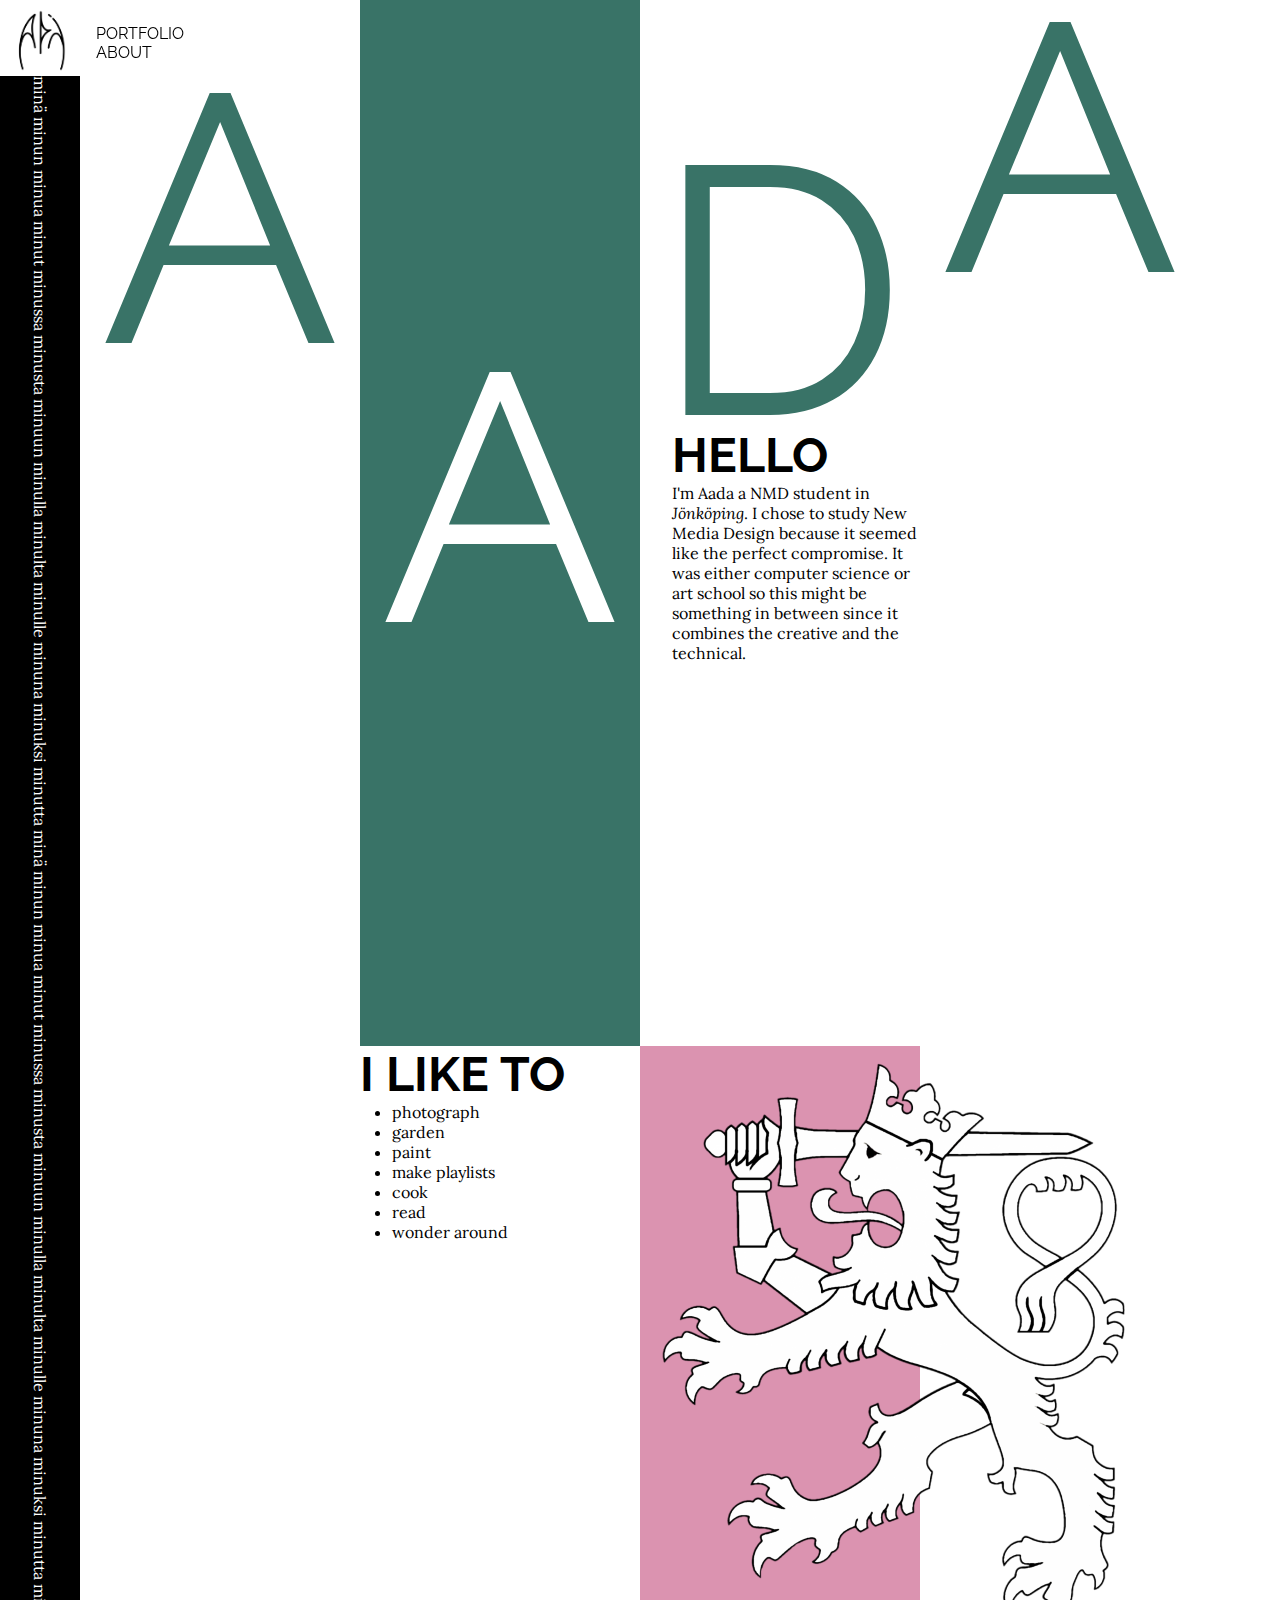
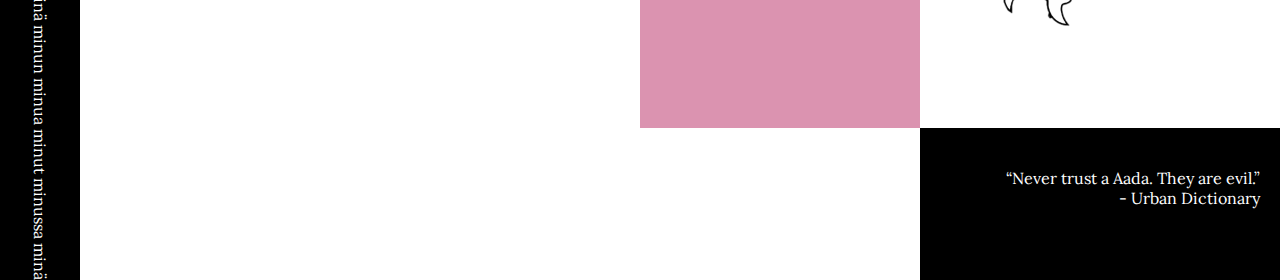
<file: index.html>
<!DOCTYPE html>
<html lang="en">
  <head>
    <meta charset="UTF-8" />
    <meta http-equiv="X-UA-Compatible" content="IE=edge" />
    <meta name="viewport" content="width=device-width, initial-scale=1.0" />
    <link rel="stylesheet" href="css/stylesheet-index.css" />
    <title>About Page</title>
    <link rel="preconnect" href="https://fonts.googleapis.com" />
    <link rel="preconnect" href="https://fonts.gstatic.com" crossorigin />
    <link
      href="https://fonts.googleapis.com/css2?family=Lora:ital@0;1&family=Raleway:wght@900&display=swap"
      rel="stylesheet"
    />
    <link rel="icon" href="images/DIMOND-LOGO.png" />
    <!-- how to add a favicon from https://www.w3schools.com/html/html_favicon.asp -->
  </head>
  <body>
    <div class="grid-container">
      <div class="logo">
        <img src="images/WEBSITE-LOGO.png" alt="adi logo" />
      </div>
      <div class="div-navigation">
        <nav>
          <ul class="navigation">
            <li>
              <a class="link-animation" href="portfolio.html">PORTFOLIO</a>
            </li>
            <li><a href="index.html">ABOUT</a></li>
          </ul>
        </nav>
      </div>
      <!-- start of margin -->
      <div class="div-margin">
        <aside class="flowing-text font-lora">
          minä minun minua minut minussa minusta minuun minulla minulta minulle
          minuna minuksi minutta minä minun minua minut minussa minusta minuun
          minulla minulta minulle minuna minuksi minutta minä minun minua minut
          minussa minä
        </aside>
      </div>
      <div class="div-margin-background"></div>
      <!-- end of margin -->
      <!-- start of hero section  -->
      <div class="div-letter-1"><p class="hero-letters green-letter">A</p></div>
      <div class="div-letter-2"><p class="hero-letters green-letter">D</p></div>
      <div class="div-letter-3"><p class="hero-letters white-letter">A</p></div>
      <div class="div-letter-4">
        <p class="hero-letters green-letter hover-image">A</p>
      </div>
      <div class="div-paragraph-1">
        <h3>HELLO</h3>
        <article class="font-lora">
          I'm Aada a NMD student in <a href="jkpg.html"><em>Jönköping</em></a
          >. I chose to study New Media Design because it seemed like the
          perfect compromise. It was either computer science or art school so
          this might be something in between since it combines the creative and
          the technical.
        </article>
      </div>
      <div class="div-green background-green"></div>
      <!-- end of hero section -->
      <div class="div-paragraph-2">
        <h3>I LIKE TO</h3>
        <ul class="like-list font-lora">
          <li>photograph</li>
          <li>garden</li>
          <li>paint</li>
          <li>make playlists</li>
          <li>cook</li>
          <li>read</li>
          <li>wonder around</li>
        </ul>
      </div>
      <div class="div-pink background-pink"></div>
      <div class="div-footer">
        <footer class="font-lora">
          <p>“Never trust a Aada. They are evil.”</p>
          <a href="https://www.urbandictionary.com/define.php?term=Aada"
            >- Urban Dictionary</a
          >
        </footer>
      </div>
      <div class="div-lion">
        <img src="images/rampant-lion-symbol.png" alt="finnish coat of arms" />
      </div>
    </div>
  </body>
</html>
</file>
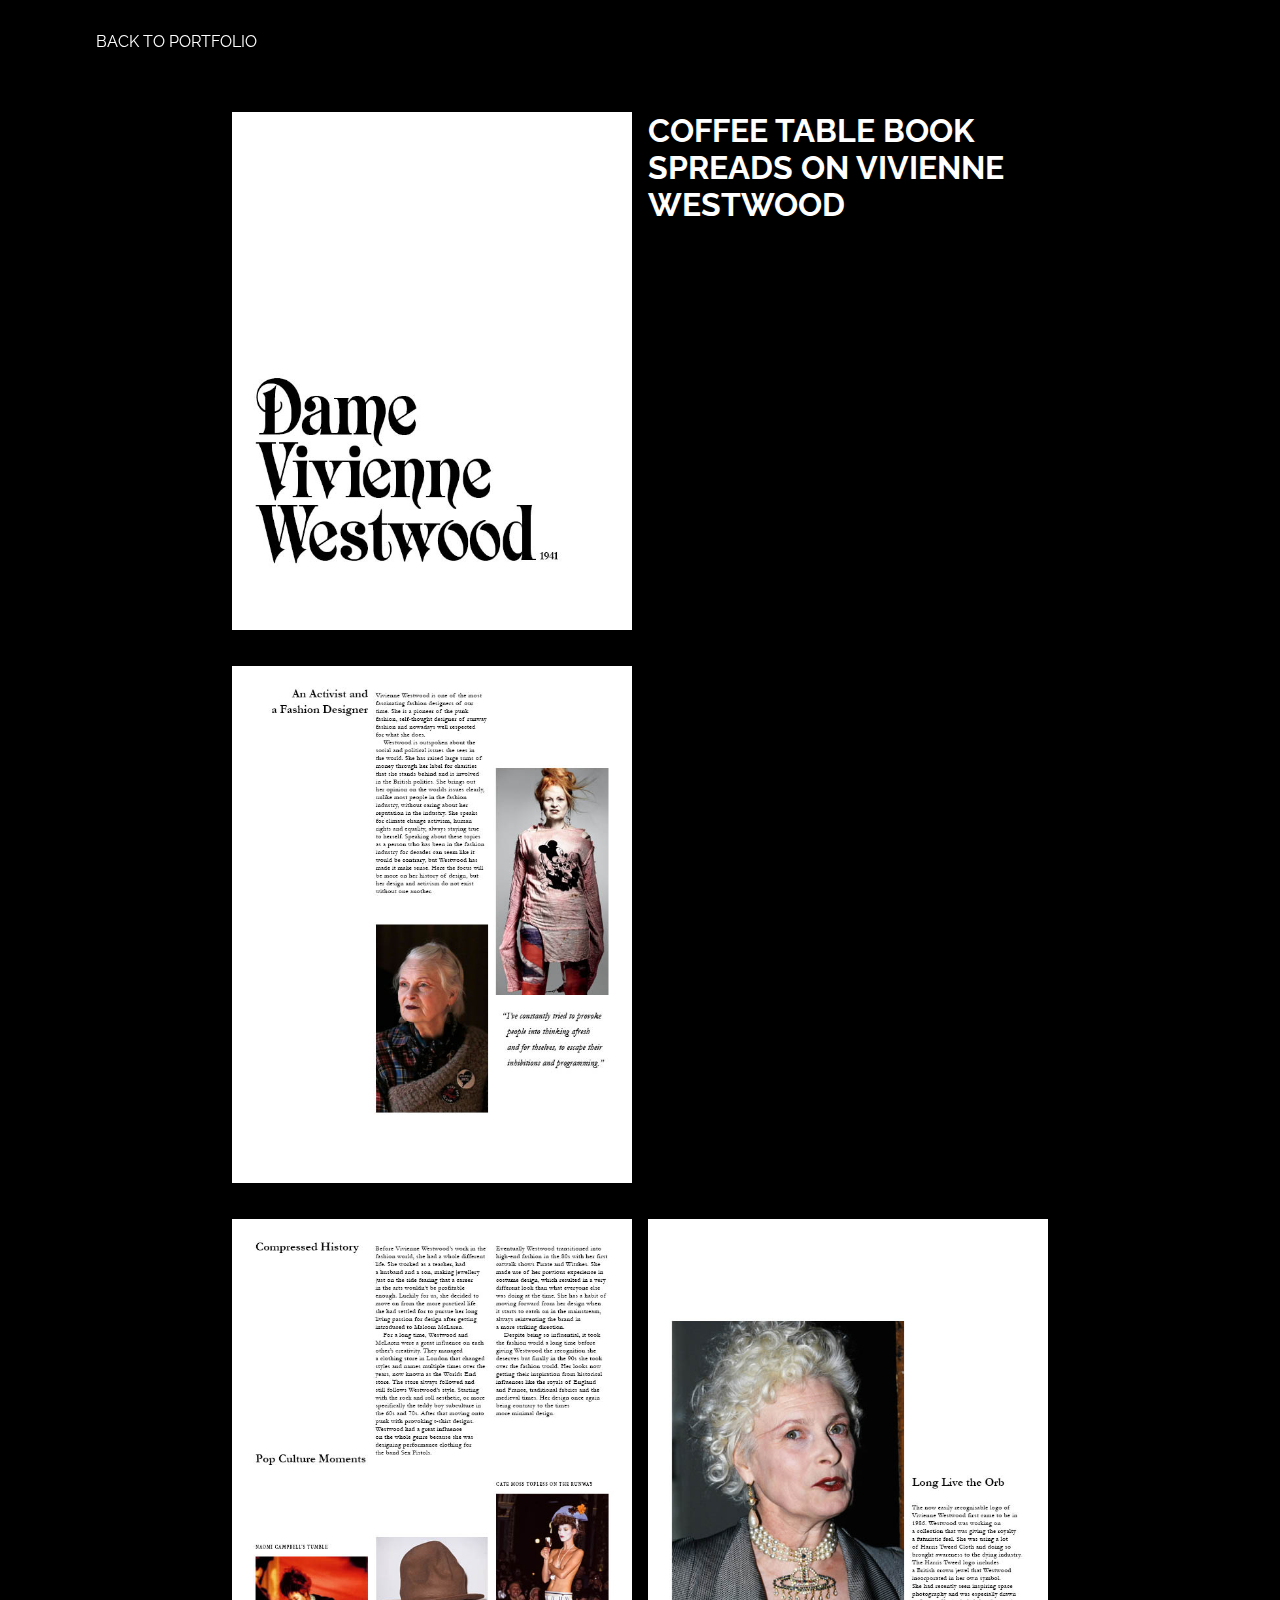
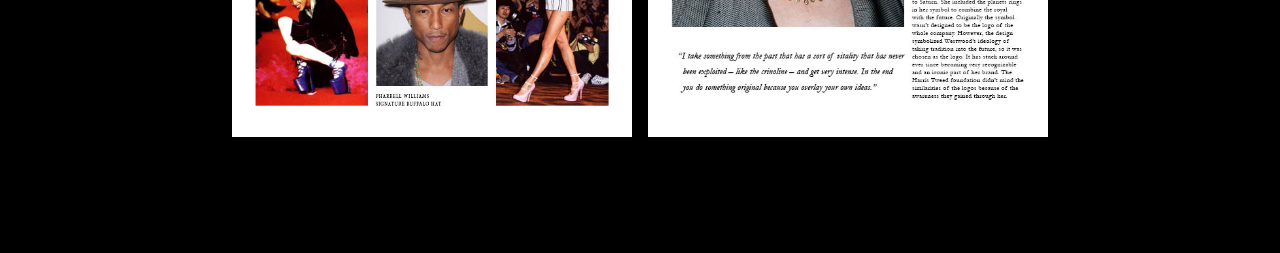
<file: detailpage.html>
<!DOCTYPE html>
<html lang="en">
  <head>
    <meta charset="UTF-8" />
    <meta http-equiv="X-UA-Compatible" content="IE=edge" />
    <meta name="viewport" content="width=device-width, initial-scale=1.0" />
    <title>Vivienne Westwood</title>
    <link rel="stylesheet" href="css/stylesheet-detailpage.css" />
    <link rel="preconnect" href="https://fonts.googleapis.com" />
    <link rel="preconnect" href="https://fonts.gstatic.com" crossorigin />
    <link
      href="https://fonts.googleapis.com/css2?family=Lora:ital@0;1&family=Raleway:wght@900&display=swap"
      rel="stylesheet"
    />
    <link rel="icon" href="images/DIMOND-LOGO.png" />
  </head>
  <body>
    <div class="grid-container">
      <div class="div-navigation">
        <a class="link-animation" href="portfolio.html">BACK TO PORTFOLIO</a>
      </div>
      <div class="image-1 left-column mobile">
        <img src="images/Coffee Table Book Final.jpg" alt="book bage 1" />
      </div>
      <div class="paragraph mobile">
        <h1>COFFEE TABLE BOOK SPREADS ON VIVIENNE WESTWOOD</h1>
      </div>
      <div class="image-2 left-column mobile">
        <img src="images/Coffee Table Book Final2.jpg" alt="book bage 2" />
      </div>
      <div class="image-3 left-column mobile">
        <img src="images/Coffee Table Book Final3.jpg" alt="book bage 3" />
      </div>
      <div class="image-4 mobile">
        <img src="images/Coffee Table Book Final4.jpg" alt="book page 4" />
      </div>
    </div>
  </body>
</html>
</file>
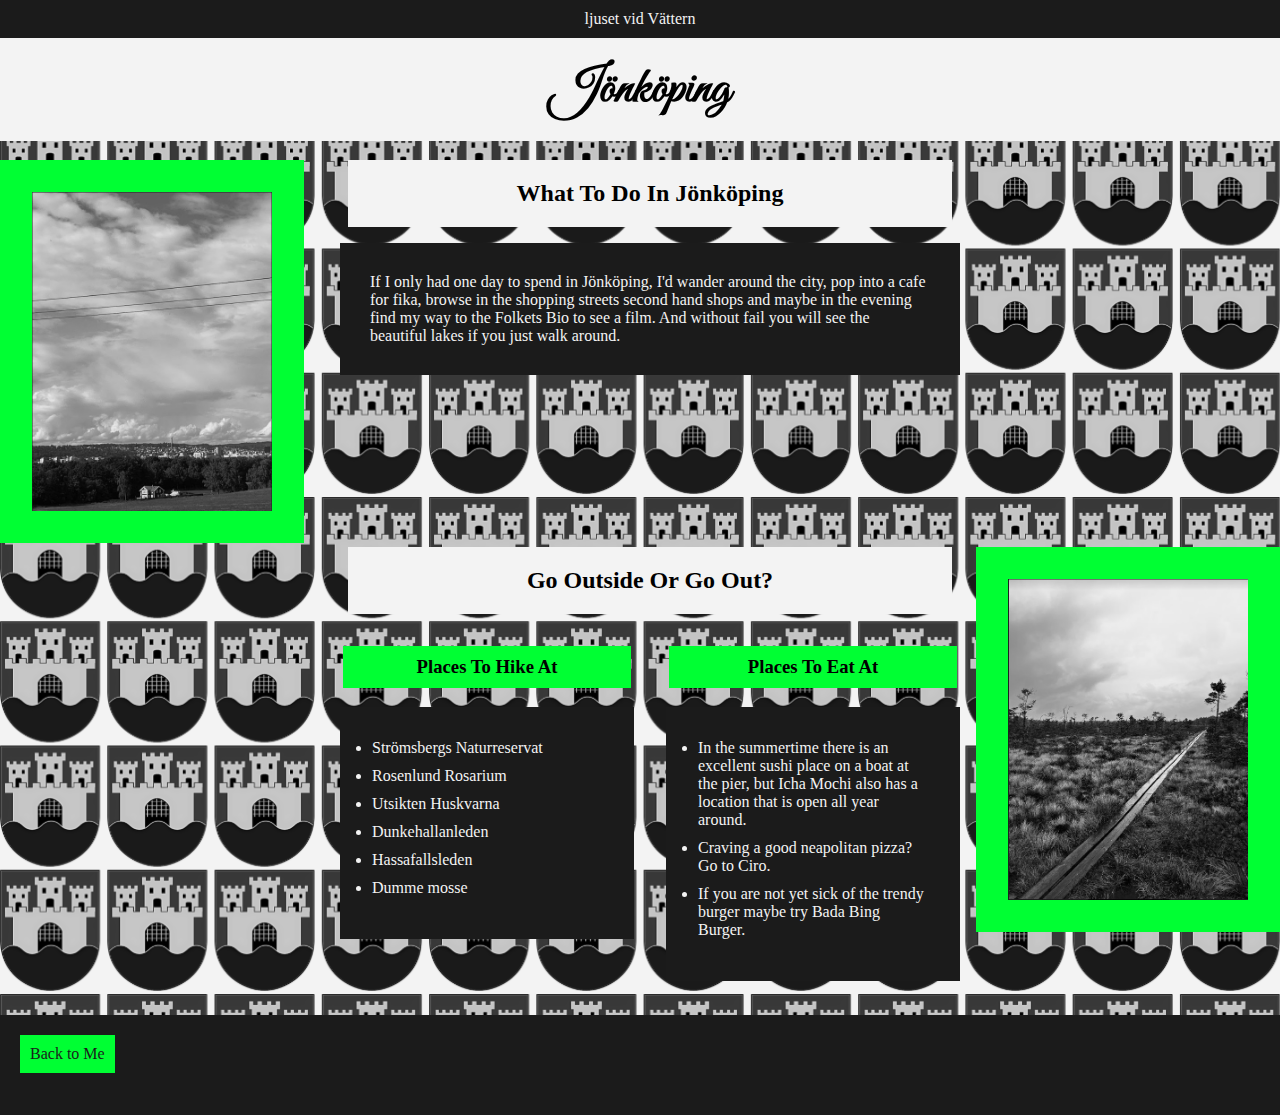
<file: jkpg.html>
<!DOCTYPE html>
<html lang="en">
  <head>
    <meta charset="UTF-8" />
    <meta http-equiv="X-UA-Compatible" content="IE=edge" />
    <meta name="viewport" content="width=device-width, initial-scale=1.0" />
    <link rel="stylesheet" href="css/stylesheet-jkpg.css" />
    <title>JKPG</title>
    <style>
      @import url("https://fonts.googleapis.com/css2?family=Great+Vibes&display=swap");
    </style>
  </head>
  <body>
    <div class="grid-container">
      <div class="item-1">
        <header>
          <p>ljuset vid Vättern</p>
          <h1 class="title">Jönköping</h1>
        </header>
      </div>

      <div class="item-2">
      <main>
          <h2>What To Do In Jönköping</h2>
          <article>
            If I only had one day to spend in Jönköping, I'd wander around the
            city, pop into a cafe for fika, browse in the shopping streets
            second hand shops and maybe in the evening find my way to the
            Folkets Bio to see a film. And without fail you will see the
            beautiful lakes if you just walk around.
        </article>
        </div>
        <div class="item-8">
          <h2>Go Outside Or Go Out?</h2>
        </div>
        <div class="item-3">
          <img src="./images/Screenshot 2022-11-02 114620.jpg" alt="landscape of jonkoping" class="jkpg"/>
        </div>
        <div class="item-4">
          <img src="./images/Screenshot 2022-11-02 114723.jpg" alt="dumme mosse swamp" class="swamp"/>
        </div>
        <div class="item-5">
          <h3>Places To Hike At</h3>
          <ul>
            <li>Strömsbergs Naturreservat</li>
            <li>Rosenlund Rosarium</li>
            <li>Utsikten Huskvarna</li>
            <li>Dunkehallanleden</li>
            <li>Hassafallsleden</li>
            <li>Dumme mosse</li>
          </ul>
        </div>
        <div class="item-6">
          <h3>Places To Eat At</h3>
          <ul>
            <li>
              In the summertime there is an excellent sushi place on a boat at
              the pier, but Icha Mochi also has a location that is open all year
              around.
            </li>
            <li>Craving a good neapolitan pizza? Go to Ciro.</li>
            <li>
              If you are not yet sick of the trendy burger maybe try Bada Bing
              Burger.
            </li>
          </ul>
        </div>
      </main>
      <div class="item-7">
        <footer>
          <a href="index.html" class="first-page">Back to Me</a>
        </footer>
      </div>
    </div>
  </body>
</html>
</file>
<file: css/stylesheet-index.css>
/* font-family: 'Lora', serif;
font-family: 'Raleway', sans-serif; */
* {
  margin: 0%;
  padding: 0%;
}

.grid-container {
  display: grid;
  grid-template-columns: 5em repeat(4, 1fr) 5em;
  grid-template-rows: 5em repeat(2, fit-content) repeat(7, 1fr);
  grid-column-gap: 0px;
  grid-row-gap: 0px;
}

/* start of navigation */
.logo {
  grid-area: 1 / 1 / 2 / 2;
  margin-left: 0.5em;
  margin-top: 0.5em;
}
.logo img {
  max-width: 4em;
}
.div-navigation {
  grid-area: 1 / 2 / 2 / 3;
  text-align: left;
  padding-top: 1.5em;
  padding-left: 6em;
  max-height: 5em;
  position: fixed;
}
.navigation {
  list-style: none;
  font-family: "Raleway", sans-serif;
}
.navigation a {
  text-decoration: none;
  color: #000;
}

.link-animation {
  animation-name: colorAnimation;
  animation-duration: 6s;
  animation-iteration-count: infinite;
}

@keyframes colorAnimation {
  0% {
    color: #397367;
  }
  33% {
    color: #1098f7;
  }
  66% {
    color: #db93b0;
  }
  100% {
    color: #397367;
  }
}
/* end of navigarion */

/* start of margin */
.div-margin {
  grid-area: 2 / 1 / 11 / 2;
  writing-mode: vertical-rl;
  /* the above line found from https://developer.mozilla.org/en-US/docs/Web/CSS/text-orientation */
  color: #fff;
  margin: auto;
  text-align: justify;
  overflow: hidden;
}
/* animation for margin */
.flowing-text {
  animation-name: flowingText;
  animation-duration: 55s;
  animation-iteration-count: infinite;
  animation-timing-function: linear;
}
@keyframes flowingText {
  from {
    transform: translateY(-100%);
  }
  to {
    transform: translateY(100%);
  }
}
/* animation inspired by https://codepen.io/iskadar/pen/zLQjLe */
/* end of margin */

.div-margin-background {
  grid-area: 2 / 1 / 11 / 2;
  background-color: #000;
  z-index: -1;
  /* source for z-index https://www.w3schools.com/cssref/pr_pos_z-index.php */
}

/* start of hero sections letters*/
.div-letter-1 {
  grid-area: 3 / 2 / 5 / 3;
  margin: auto;
  line-height: 5em;
}
.div-letter-2 {
  grid-area: 4 / 4 / 6 / 5;
  margin: auto;
  line-height: 5em;
}
.div-letter-3 {
  grid-area: 5 / 3 / 7 / 4;
  margin: auto;
  line-height: 5em;
}
.div-letter-4 {
  grid-area: 2 / 5 / 4 / 6;
  margin: auto;
  line-height: 5em;
}
.hero-letters {
  font-size: 22em;
  font-family: "Raleway", sans-serif;
}
.green-letter {
  color: #397367;
}
.white-letter {
  color: #fff;
}
.div-green {
  grid-area: 1 / 3 / 8 / 4;
}
.background-green {
  background-color: #397367;
  z-index: -1;
  /* source for z-index https://www.w3schools.com/cssref/pr_pos_z-index.php */
}
/* end of hero sections letters*/

.div-paragraph-1 {
  grid-area: 6 / 4 / 8 / 5;
  padding-left: 2em;
  padding-bottom: 20em;
  padding-top: 4em;
}
.div-paragraph-1 a {
  text-decoration: none;
  color: black;
}

.div-paragraph-2 {
  grid-area: 8 / 3 / 9 / 4;
}
.div-pink {
  grid-area: 8 / 4 / 10 / 5;
}
.like-list {
  padding-left: 2em;
}
.background-pink {
  background-color: #db93b0;
}
.div-footer {
  grid-area: 10 / 5 / 11 / 7;

  background-color: #000;
  color: #fff;
  text-align: right;
  padding: 40px 20px;
}
.div-footer a {
  text-decoration: none;
  color: #fff;
}

.div-lion {
  grid-area: 8 / 4 / 10 / 7;
}

.font-lora {
  font-family: "Lora", serif;
}

h3 {
  font-family: "Raleway", sans-serif;
  font-size: 3em;
}
</file>
<file: css/stylesheet-detailpage.css>
* {
  margin: 0%;
  padding: 0%;
}
.grid-container {
  display: grid;
  grid-template-columns: 5em repeat(2, 1fr) 5em;
  grid-template-rows: 5em repeat(3, 1fr) 5em;
  grid-column-gap: 1em;
  grid-row-gap: 2em;
  background-color: #000;
}

.div-navigation {
  grid-area: 1 / 2 / 2 / 3;
  text-align: left;
  padding-top: 2em;
  padding-left: 6em;
  max-height: 5em;
  position: fixed;
}
a {
  text-decoration: none;
  color: #fff;
  font-family: "Raleway", sans-serif;
}
.image-1 {
  grid-area: 2 / 2 / 3 / 3;
}
.paragraph {
  grid-area: 2 / 3 / 3 / 4;
  font-family: "Raleway", sans-serif;
  max-width: 25em;
  color: #fff;
}
.image-2 {
  grid-area: 3 / 2 / 4 / 3;
}
.image-3 {
  grid-area: 4 / 2 / 5 / 3;
}
.image-4 {
  grid-area: 4 / 3 / 5 / 4;
}
img {
  max-width: 25em;
}
.left-column {
  margin-left: auto;
  margin-right: 0;
}

@media screen and (max-width: 800px) {
  .grid-container {
    display: grid;
    grid-template-columns: 5em 1fr 5em;
    grid-template-rows: 8em 8em repeat(3, 1fr);
    grid-column-gap: 0px;
    grid-row-gap: 10px;
    align-items: center;
    justify-items: center;
    margin-left: 0px;
    margin-right: auto;
  }

  .div-navigation {
    grid-area: 1 / 2 / 2 / 3;
    position: unset;
  }
  .paragraph {
    grid-area: 2 / 2 / 3 / 3;
  }
  .image-1 {
    grid-area: 3 / 2 / 4 / 3;
  }
  .image-2 {
    grid-area: 4 / 2 / 5 / 3;
  }
  .image-3 {
    grid-area: 5 / 2 / 6 / 3;
  }
  .image-4 {
    grid-area: 6 / 2 / 7 / 3;
    padding-bottom: 5em;
  }
  .mobile {
    margin-left: 0px;
    margin-right: auto;
  }
}
</file>
<file: css/stylesheet-jkpg.css>
* {
  padding: 0px;
  margin: 0px;
  font-family: "Times New Roman", Times, serif;
}
.backgroudimg {
  background-image: url("../images/Jönköping_vapen_bw.png");
  background-repeat: no-repeat;
  background-size: 800px;
  background-position-x: center;
  background-attachment: fixed;
  background-color: #f3f3f3;
}
/* start of grid */
.item-1 {
  grid-area: hea;
  /* header */
}
.item-2 {
  grid-area: mai;
  /* main */
}
.item-3 {
  grid-area: rim;
  /* right margin */
}
.item-4 {
  grid-area: lem;
  /* left margin */
}
.item-5 {
  grid-area: ril;
  /* right list */
}
.item-6 {
  grid-area: lel;
  /* left list */
}
.item-7 {
  grid-area: foo;
  /* footer  */
}
.item-8 {
  grid-area: ti2;
}

.grid-container {
  background-color: #f3f3f3;
  background-size: 100px;
  background-repeat: space;
  background-image: url("../images/Jönköping_vapen_bw.png");
  background-position: center;
  display: grid;
  grid-template-columns: 1fr 2fr 2fr 1fr;
  grid-template-rows: 10em 1fr 5em 1fr 100px;
  grid-template-areas:
    "hea hea hea hea"
    "rim mai mai ."
    ". ti2 ti2 lem"
    ". ril lel lem"
    "foo foo foo foo";
}
/* end or grid */

/* header */
.item-1 p {
  background-color: #1b1b1b;
  color: #f3f3f3;
  text-align: center;
  padding: 10px;
}

h1 {
  font-family: "Great Vibes", cursive;
  font-size: 50px;
  text-align: center;
  padding: 20px;
  background-color: #f3f3f3;
}
h2 {
  text-align: center;
  background-color: #f3f3f3;
  padding: 20px;
  margin-bottom: 10px;
  margin-left: 1em;
  margin-right: 1em;
}

h3 {
  background-color: #00ff33;
  padding: 10px;
  margin: 1em;
}

article {
  padding: 30px;
  background-color: #1b1b1b;
  color: #f3f3f3;
  margin: 1em;
}

h3 {
  text-align: center;
}
ul {
  background-color: #1b1b1b;
  padding: 2em;
  margin: 1em;
  color: #f3f3f3;
}
li {
  padding-bottom: 10px;
}

/* start of images */
img {
  max-width: 15em;
}
.swamp {
  padding: 2em;
  background-color: #00ff33;
}
.jkpg {
  padding-right: 20px;
  padding: 2em;
  background-color: #00ff33;
  margin-right: 20px;
}
/* end of images */

/* start of footer */
.item-7 {
  background-color: #1b1b1b;
}

.first-page {
  background-color: #00ff33;
  text-decoration: none;
  padding: 10px;
  color: #1b1b1b;
  font-family: "Times New Roman", Times, serif;
  text-align: left;
  float: left;
  margin: 20px;
}

.first-page:hover {
  background-color: #f3f3f3;
}
/* end of footer */
</file>
